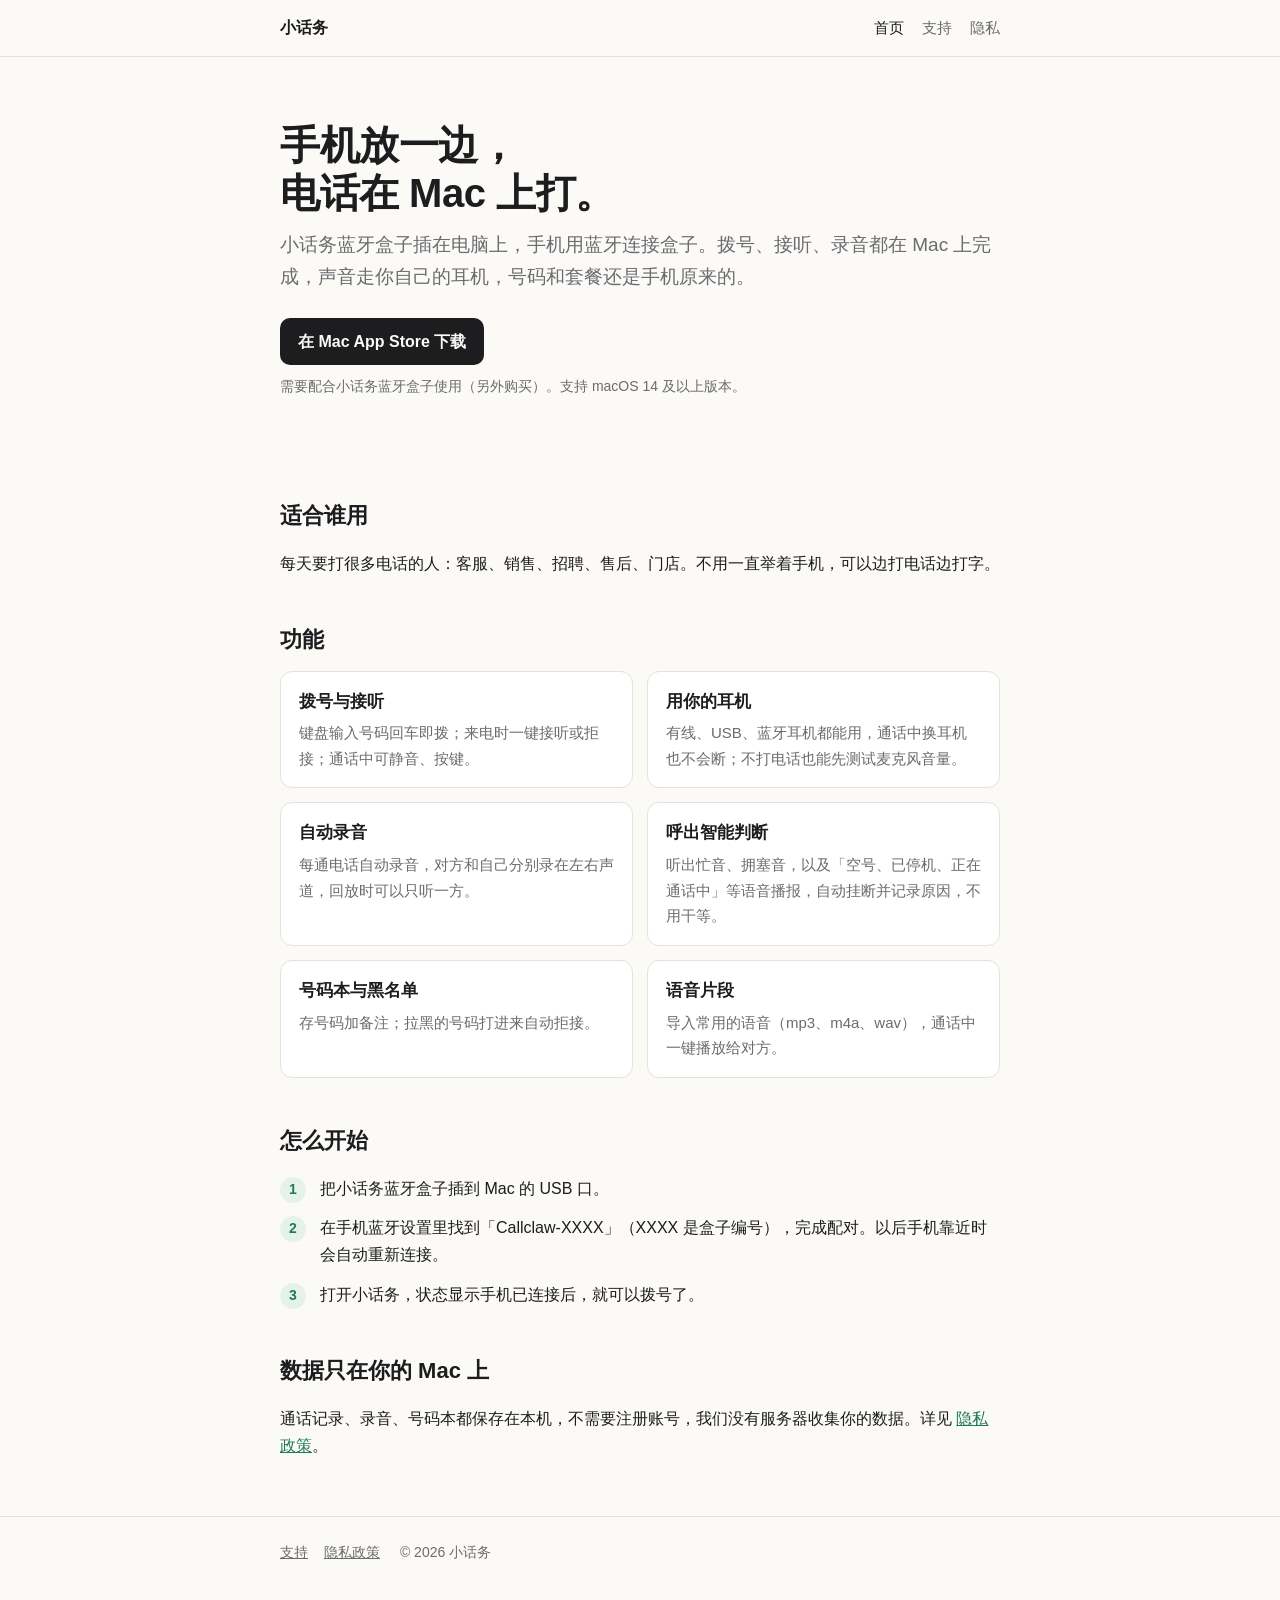
<file: index.html>
<!doctype html>
<html lang="zh-CN">
<head>
<meta charset="utf-8">
<meta name="viewport" content="width=device-width, initial-scale=1">
<title>小话务 - 在 Mac 上接打手机电话</title>
<meta name="description" content="配合小话务蓝牙盒子，用耳机在 Mac 上拨号、接听手机电话，自动录音，呼出自动识别空号和忙音。">
<link rel="stylesheet" href="style.css">
</head>
<body>
<header class="top"><div class="wrap">
  <a class="brand" href="./">小话务</a>
  <nav><a class="on" href="./">首页</a><a href="support.html">支持</a><a href="privacy.html">隐私</a></nav>
</div></header>

<main class="wrap">
  <section class="hero">
    <h1>手机放一边，<br>电话在 Mac 上打。</h1>
    <p class="lead">小话务蓝牙盒子插在电脑上，手机用蓝牙连接盒子。拨号、接听、录音都在 Mac 上完成，声音走你自己的耳机，号码和套餐还是手机原来的。</p>
    <a class="badge" href="#">在 Mac App Store 下载</a>
    <p class="note">需要配合小话务蓝牙盒子使用（另外购买）。支持 macOS 14 及以上版本。</p>
  </section>

  <h2>适合谁用</h2>
  <p>每天要打很多电话的人：客服、销售、招聘、售后、门店。不用一直举着手机，可以边打电话边打字。</p>

  <h2>功能</h2>
  <div class="grid">
    <div class="card"><h3>拨号与接听</h3><p>键盘输入号码回车即拨；来电时一键接听或拒接；通话中可静音、按键。</p></div>
    <div class="card"><h3>用你的耳机</h3><p>有线、USB、蓝牙耳机都能用，通话中换耳机也不会断；不打电话也能先测试麦克风音量。</p></div>
    <div class="card"><h3>自动录音</h3><p>每通电话自动录音，对方和自己分别录在左右声道，回放时可以只听一方。</p></div>
    <div class="card"><h3>呼出智能判断</h3><p>听出忙音、拥塞音，以及「空号、已停机、正在通话中」等语音播报，自动挂断并记录原因，不用干等。</p></div>
    <div class="card"><h3>号码本与黑名单</h3><p>存号码加备注；拉黑的号码打进来自动拒接。</p></div>
    <div class="card"><h3>语音片段</h3><p>导入常用的语音（mp3、m4a、wav），通话中一键播放给对方。</p></div>
  </div>

  <h2>怎么开始</h2>
  <ol class="steps">
    <li>把小话务蓝牙盒子插到 Mac 的 USB 口。</li>
    <li>在手机蓝牙设置里找到「Callclaw-XXXX」（XXXX 是盒子编号），完成配对。以后手机靠近时会自动重新连接。</li>
    <li>打开小话务，状态显示手机已连接后，就可以拨号了。</li>
  </ol>

  <h2>数据只在你的 Mac 上</h2>
  <p>通话记录、录音、号码本都保存在本机，不需要注册账号，我们没有服务器收集你的数据。详见 <a href="privacy.html">隐私政策</a>。</p>
</main>

<footer><div class="wrap">
  <a href="support.html">支持</a><a href="privacy.html">隐私政策</a>
  <span>© 2026 小话务</span>
</div></footer>
</body>
</html>
</file>
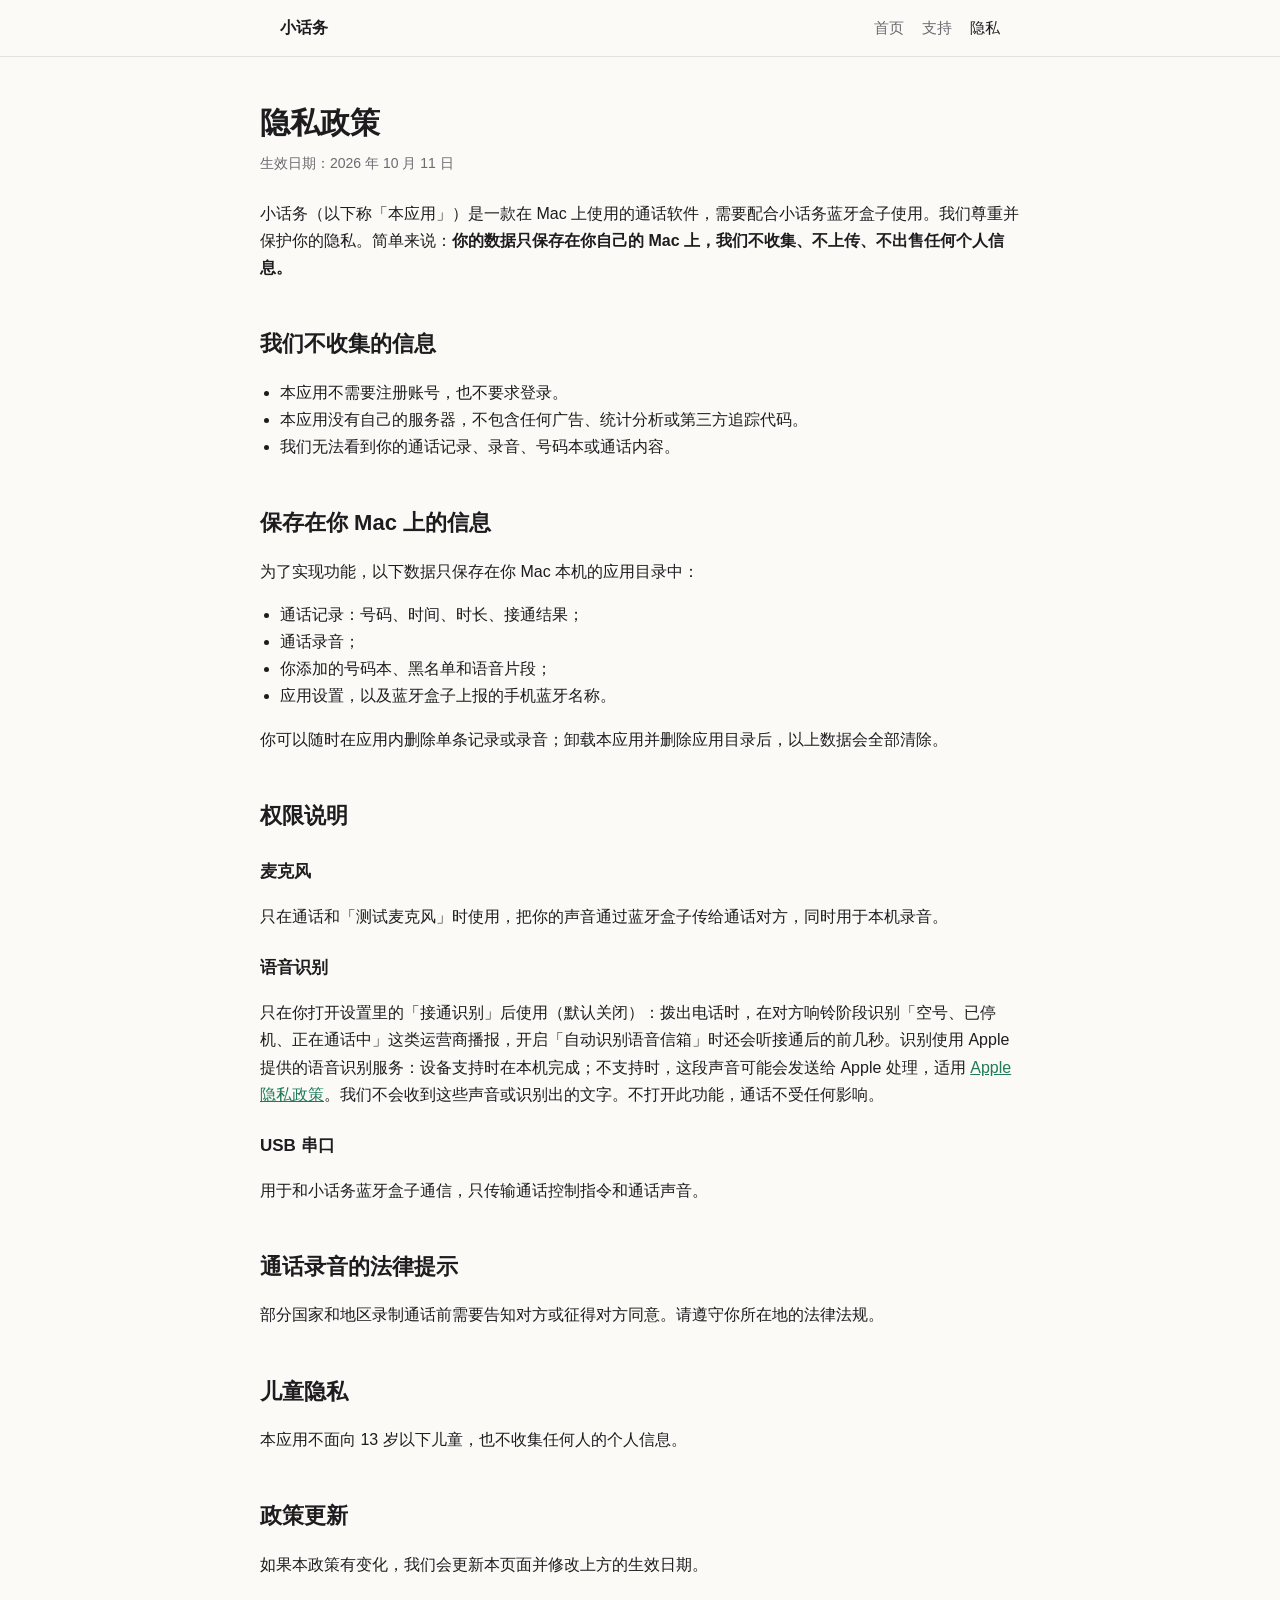
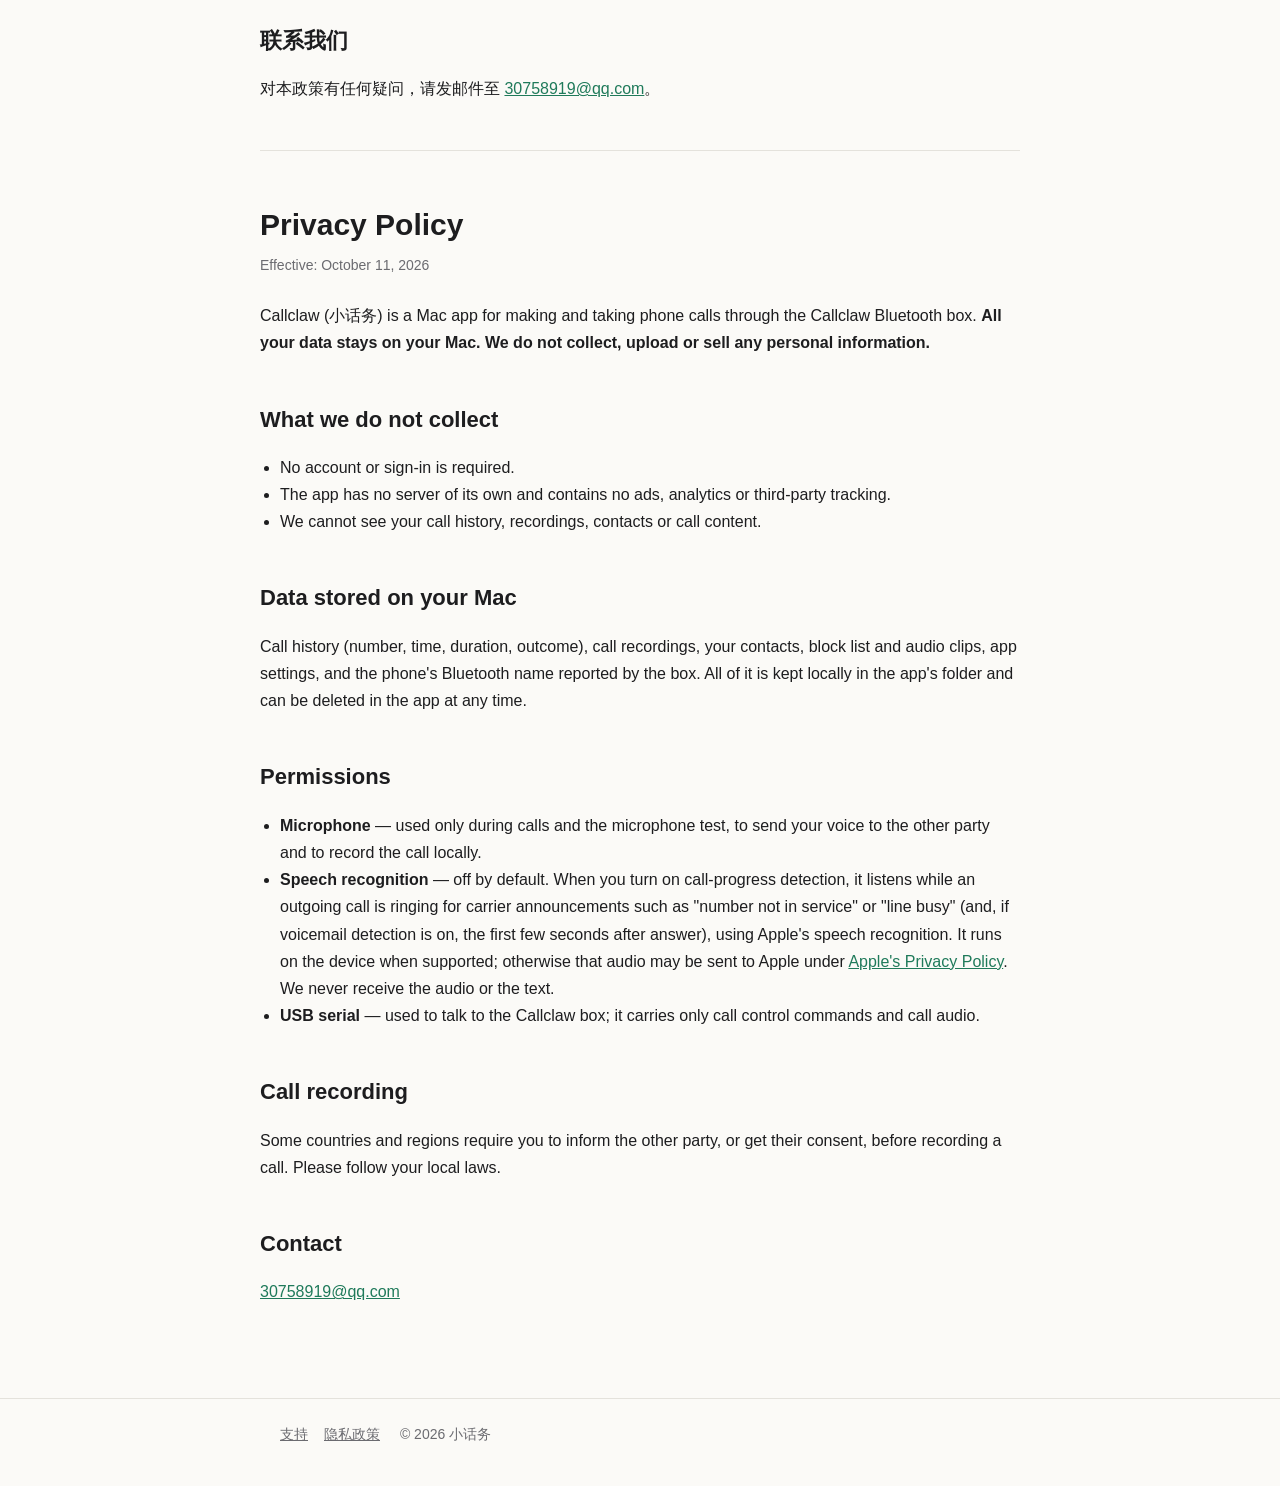
<file: privacy.html>
<!doctype html>
<html lang="zh-CN">
<head>
<meta charset="utf-8">
<meta name="viewport" content="width=device-width, initial-scale=1">
<title>隐私政策 - 小话务</title>
<link rel="stylesheet" href="style.css">
</head>
<body>
<header class="top"><div class="wrap">
  <a class="brand" href="./">小话务</a>
  <nav><a href="./">首页</a><a href="support.html">支持</a><a class="on" href="privacy.html">隐私</a></nav>
</div></header>

<main class="wrap doc">
  <h1>隐私政策</h1>
  <p class="date">生效日期：2026 年 10 月 11 日</p>

  <p>小话务（以下称「本应用」）是一款在 Mac 上使用的通话软件，需要配合小话务蓝牙盒子使用。我们尊重并保护你的隐私。简单来说：<strong>你的数据只保存在你自己的 Mac 上，我们不收集、不上传、不出售任何个人信息。</strong></p>

  <h2>我们不收集的信息</h2>
  <ul>
    <li>本应用不需要注册账号，也不要求登录。</li>
    <li>本应用没有自己的服务器，不包含任何广告、统计分析或第三方追踪代码。</li>
    <li>我们无法看到你的通话记录、录音、号码本或通话内容。</li>
  </ul>

  <h2>保存在你 Mac 上的信息</h2>
  <p>为了实现功能，以下数据只保存在你 Mac 本机的应用目录中：</p>
  <ul>
    <li>通话记录：号码、时间、时长、接通结果；</li>
    <li>通话录音；</li>
    <li>你添加的号码本、黑名单和语音片段；</li>
    <li>应用设置，以及蓝牙盒子上报的手机蓝牙名称。</li>
  </ul>
  <p>你可以随时在应用内删除单条记录或录音；卸载本应用并删除应用目录后，以上数据会全部清除。</p>

  <h2>权限说明</h2>
  <h3>麦克风</h3>
  <p>只在通话和「测试麦克风」时使用，把你的声音通过蓝牙盒子传给通话对方，同时用于本机录音。</p>
  <h3>语音识别</h3>
  <p>只在你打开设置里的「接通识别」后使用（默认关闭）：拨出电话时，在对方响铃阶段识别「空号、已停机、正在通话中」这类运营商播报，开启「自动识别语音信箱」时还会听接通后的前几秒。识别使用 Apple 提供的语音识别服务：设备支持时在本机完成；不支持时，这段声音可能会发送给 Apple 处理，适用 <a href="https://www.apple.com/legal/privacy/">Apple 隐私政策</a>。我们不会收到这些声音或识别出的文字。不打开此功能，通话不受任何影响。</p>
  <h3>USB 串口</h3>
  <p>用于和小话务蓝牙盒子通信，只传输通话控制指令和通话声音。</p>

  <h2>通话录音的法律提示</h2>
  <p>部分国家和地区录制通话前需要告知对方或征得对方同意。请遵守你所在地的法律法规。</p>

  <h2>儿童隐私</h2>
  <p>本应用不面向 13 岁以下儿童，也不收集任何人的个人信息。</p>

  <h2>政策更新</h2>
  <p>如果本政策有变化，我们会更新本页面并修改上方的生效日期。</p>

  <h2>联系我们</h2>
  <p>对本政策有任何疑问，请发邮件至 <a href="mailto:30758919@qq.com">30758919@qq.com</a>。</p>

  <hr>

  <h1>Privacy Policy</h1>
  <p class="date">Effective: October 11, 2026</p>
  <p>Callclaw (小话务) is a Mac app for making and taking phone calls through the Callclaw Bluetooth box. <strong>All your data stays on your Mac. We do not collect, upload or sell any personal information.</strong></p>
  <h2>What we do not collect</h2>
  <ul>
    <li>No account or sign-in is required.</li>
    <li>The app has no server of its own and contains no ads, analytics or third-party tracking.</li>
    <li>We cannot see your call history, recordings, contacts or call content.</li>
  </ul>
  <h2>Data stored on your Mac</h2>
  <p>Call history (number, time, duration, outcome), call recordings, your contacts, block list and audio clips, app settings, and the phone's Bluetooth name reported by the box. All of it is kept locally in the app's folder and can be deleted in the app at any time.</p>
  <h2>Permissions</h2>
  <ul>
    <li><strong>Microphone</strong> — used only during calls and the microphone test, to send your voice to the other party and to record the call locally.</li>
    <li><strong>Speech recognition</strong> — off by default. When you turn on call-progress detection, it listens while an outgoing call is ringing for carrier announcements such as "number not in service" or "line busy" (and, if voicemail detection is on, the first few seconds after answer), using Apple's speech recognition. It runs on the device when supported; otherwise that audio may be sent to Apple under <a href="https://www.apple.com/legal/privacy/">Apple's Privacy Policy</a>. We never receive the audio or the text.</li>
    <li><strong>USB serial</strong> — used to talk to the Callclaw box; it carries only call control commands and call audio.</li>
  </ul>
  <h2>Call recording</h2>
  <p>Some countries and regions require you to inform the other party, or get their consent, before recording a call. Please follow your local laws.</p>
  <h2>Contact</h2>
  <p><a href="mailto:30758919@qq.com">30758919@qq.com</a></p>
</main>

<footer><div class="wrap">
  <a href="support.html">支持</a><a href="privacy.html">隐私政策</a>
  <span>© 2026 小话务</span>
</div></footer>
</body>
</html>
</file>
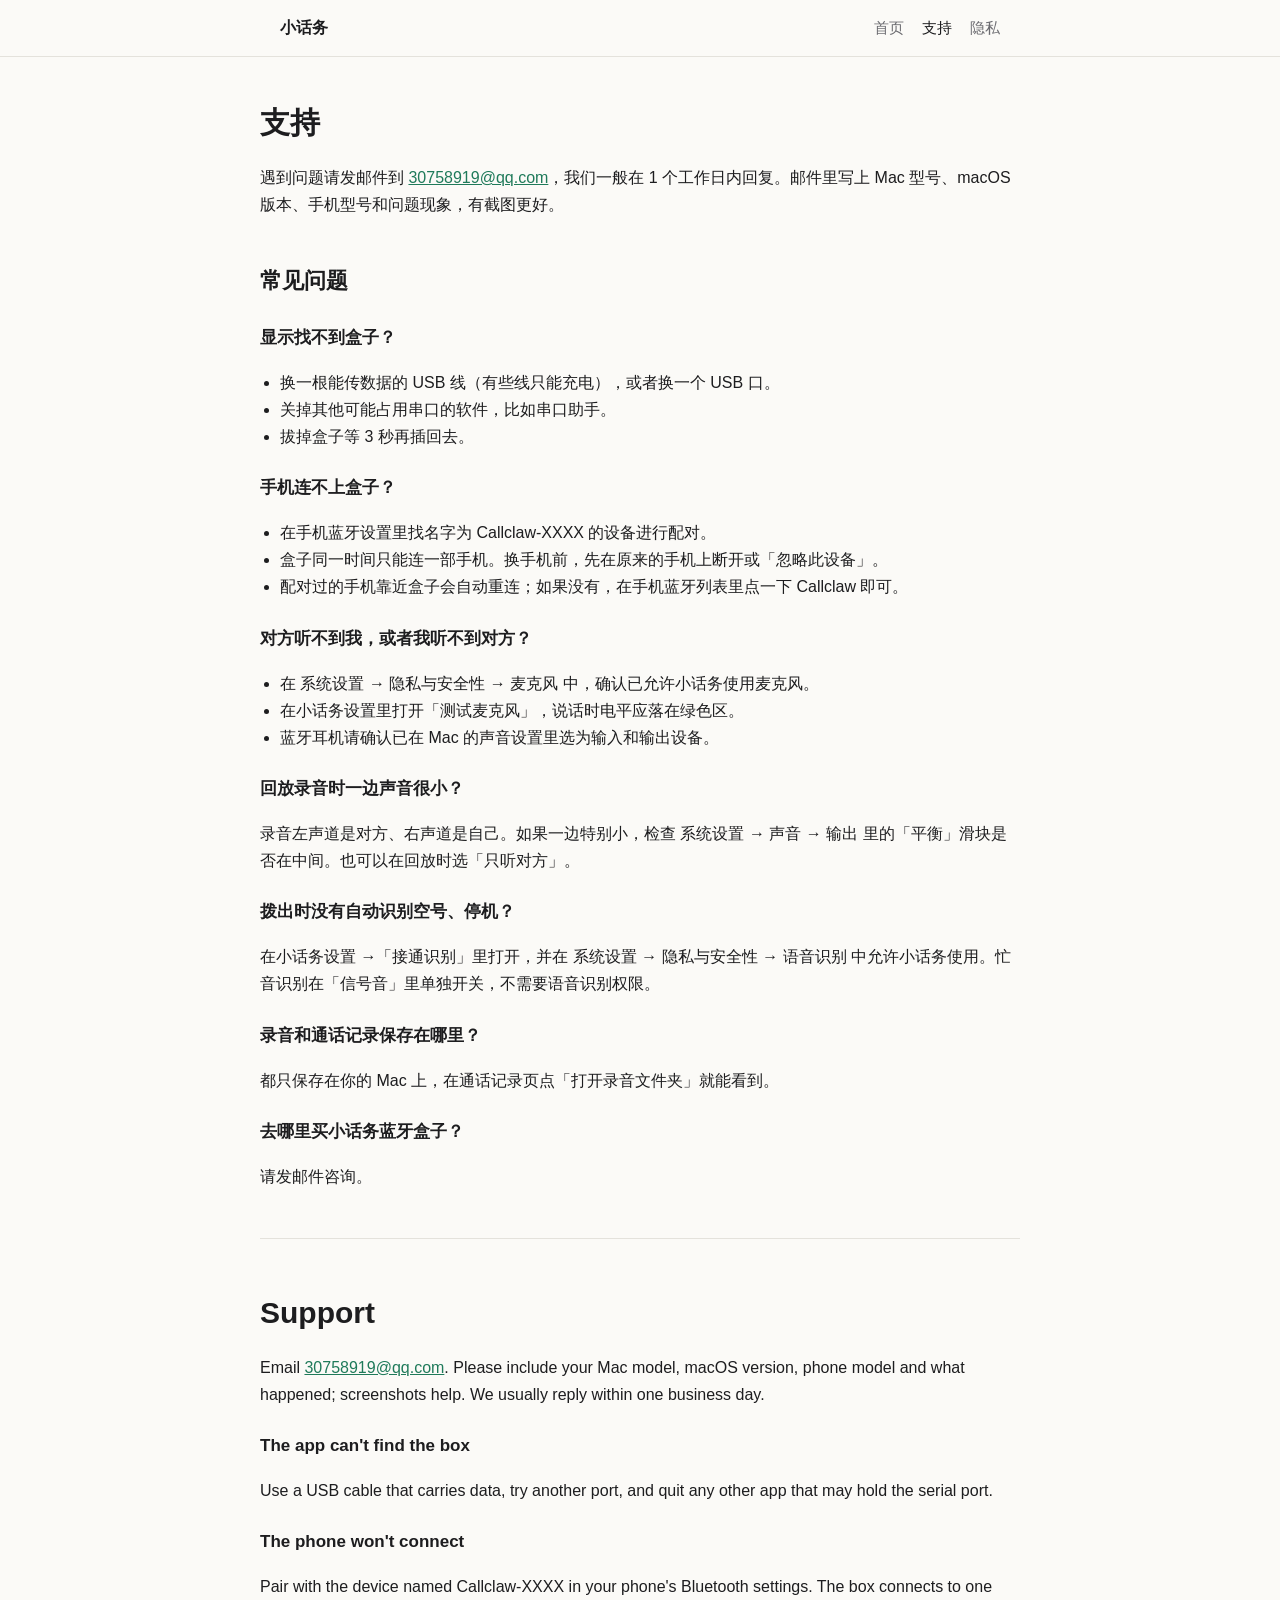
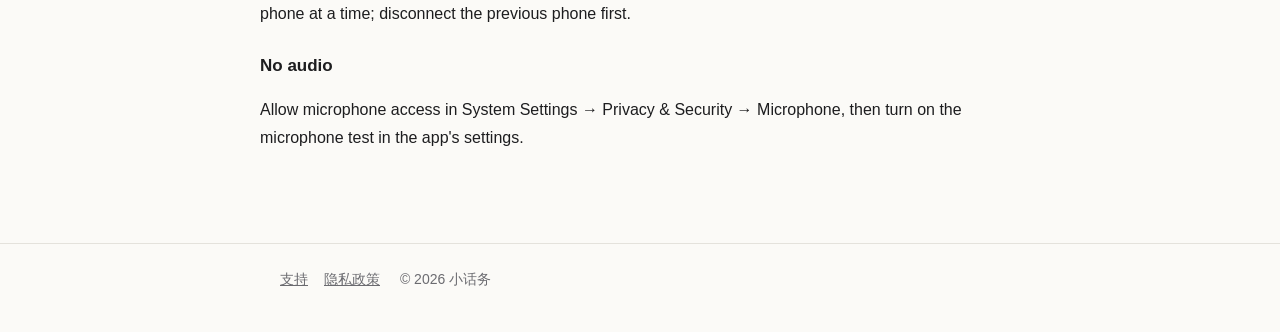
<file: support.html>
<!doctype html>
<html lang="zh-CN">
<head>
<meta charset="utf-8">
<meta name="viewport" content="width=device-width, initial-scale=1">
<title>支持 - 小话务</title>
<link rel="stylesheet" href="style.css">
</head>
<body>
<header class="top"><div class="wrap">
  <a class="brand" href="./">小话务</a>
  <nav><a href="./">首页</a><a class="on" href="support.html">支持</a><a href="privacy.html">隐私</a></nav>
</div></header>

<main class="wrap doc">
  <h1>支持</h1>
  <p>遇到问题请发邮件到 <a href="mailto:30758919@qq.com">30758919@qq.com</a>，我们一般在 1 个工作日内回复。邮件里写上 Mac 型号、macOS 版本、手机型号和问题现象，有截图更好。</p>

  <h2>常见问题</h2>

  <h3>显示找不到盒子？</h3>
  <ul>
    <li>换一根能传数据的 USB 线（有些线只能充电），或者换一个 USB 口。</li>
    <li>关掉其他可能占用串口的软件，比如串口助手。</li>
    <li>拔掉盒子等 3 秒再插回去。</li>
  </ul>

  <h3>手机连不上盒子？</h3>
  <ul>
    <li>在手机蓝牙设置里找名字为 Callclaw-XXXX 的设备进行配对。</li>
    <li>盒子同一时间只能连一部手机。换手机前，先在原来的手机上断开或「忽略此设备」。</li>
    <li>配对过的手机靠近盒子会自动重连；如果没有，在手机蓝牙列表里点一下 Callclaw 即可。</li>
  </ul>

  <h3>对方听不到我，或者我听不到对方？</h3>
  <ul>
    <li>在 系统设置 → 隐私与安全性 → 麦克风 中，确认已允许小话务使用麦克风。</li>
    <li>在小话务设置里打开「测试麦克风」，说话时电平应落在绿色区。</li>
    <li>蓝牙耳机请确认已在 Mac 的声音设置里选为输入和输出设备。</li>
  </ul>

  <h3>回放录音时一边声音很小？</h3>
  <p>录音左声道是对方、右声道是自己。如果一边特别小，检查 系统设置 → 声音 → 输出 里的「平衡」滑块是否在中间。也可以在回放时选「只听对方」。</p>

  <h3>拨出时没有自动识别空号、停机？</h3>
  <p>在小话务设置 →「接通识别」里打开，并在 系统设置 → 隐私与安全性 → 语音识别 中允许小话务使用。忙音识别在「信号音」里单独开关，不需要语音识别权限。</p>

  <h3>录音和通话记录保存在哪里？</h3>
  <p>都只保存在你的 Mac 上，在通话记录页点「打开录音文件夹」就能看到。</p>

  <h3>去哪里买小话务蓝牙盒子？</h3>
  <p>请发邮件咨询。</p>

  <hr>

  <h1>Support</h1>
  <p>Email <a href="mailto:30758919@qq.com">30758919@qq.com</a>. Please include your Mac model, macOS version, phone model and what happened; screenshots help. We usually reply within one business day.</p>
  <h3>The app can't find the box</h3>
  <p>Use a USB cable that carries data, try another port, and quit any other app that may hold the serial port.</p>
  <h3>The phone won't connect</h3>
  <p>Pair with the device named Callclaw-XXXX in your phone's Bluetooth settings. The box connects to one phone at a time; disconnect the previous phone first.</p>
  <h3>No audio</h3>
  <p>Allow microphone access in System Settings → Privacy &amp; Security → Microphone, then turn on the microphone test in the app's settings.</p>
</main>

<footer><div class="wrap">
  <a href="support.html">支持</a><a href="privacy.html">隐私政策</a>
  <span>© 2026 小话务</span>
</div></footer>
</body>
</html>
</file>
<file: style.css>
:root {
  --bg: #fbfaf7;
  --fg: #1d1d1f;
  --muted: #6b6b70;
  --line: #e4e2dc;
  --card: #ffffff;
  --accent: #1f7a5a;
  --accent-soft: #e5f2ec;
}
@media (prefers-color-scheme: dark) {
  :root {
    --bg: #141415;
    --fg: #ececee;
    --muted: #9a9aa0;
    --line: #2b2b2e;
    --card: #1c1c1e;
    --accent: #4cc39a;
    --accent-soft: #1b2e27;
  }
}
* { box-sizing: border-box; }
html { -webkit-text-size-adjust: 100%; }
body {
  margin: 0;
  background: var(--bg);
  color: var(--fg);
  font: 16px/1.7 -apple-system, BlinkMacSystemFont, "PingFang SC", "Hiragino Sans GB", "Helvetica Neue", sans-serif;
}
.wrap { max-width: 760px; margin: 0 auto; padding: 0 20px; }
header.top { border-bottom: 1px solid var(--line); }
header.top .wrap { display: flex; align-items: center; justify-content: space-between; height: 56px; }
.brand { font-weight: 600; color: var(--fg); text-decoration: none; }
nav a { color: var(--muted); text-decoration: none; margin-left: 18px; font-size: 15px; }
nav a:hover, nav a.on { color: var(--fg); }
.hero { padding: 64px 0 40px; }
.hero h1 { font-size: 40px; line-height: 1.2; margin: 0 0 12px; letter-spacing: -0.5px; }
.hero p.lead { font-size: 19px; color: var(--muted); margin: 0 0 24px; }
.badge {
  display: inline-block; padding: 10px 18px; border-radius: 10px;
  background: var(--fg); color: var(--bg); text-decoration: none; font-weight: 600;
}
.note { font-size: 14px; color: var(--muted); margin-top: 10px; }
h2 { font-size: 22px; margin: 44px 0 12px; }
h3 { font-size: 17px; margin: 24px 0 6px; }
.grid { display: grid; grid-template-columns: repeat(2, 1fr); gap: 14px; }
.card { background: var(--card); border: 1px solid var(--line); border-radius: 12px; padding: 16px 18px; }
.card h3 { margin: 0 0 4px; }
.card p { margin: 0; color: var(--muted); font-size: 15px; }
.steps { counter-reset: s; list-style: none; padding: 0; }
.steps li { counter-increment: s; position: relative; padding-left: 40px; margin: 12px 0; }
.steps li::before {
  content: counter(s); position: absolute; left: 0; top: 2px;
  width: 26px; height: 26px; border-radius: 50%;
  background: var(--accent-soft); color: var(--accent);
  display: grid; place-items: center; font-weight: 600; font-size: 14px;
}
ul { padding-left: 20px; }
a { color: var(--accent); }
.doc { padding: 40px 0 20px; }
.doc h1 { font-size: 30px; margin: 0 0 4px; }
.doc .date { color: var(--muted); font-size: 14px; margin: 0 0 24px; }
hr { border: 0; border-top: 1px solid var(--line); margin: 48px 0; }
footer { border-top: 1px solid var(--line); margin-top: 56px; padding: 24px 0 40px; color: var(--muted); font-size: 14px; }
footer a { color: var(--muted); margin-right: 16px; }
@media (max-width: 600px) {
  .hero { padding: 40px 0 24px; }
  .hero h1 { font-size: 30px; }
  .grid { grid-template-columns: 1fr; }
  nav a { margin-left: 12px; }
}
</file>
